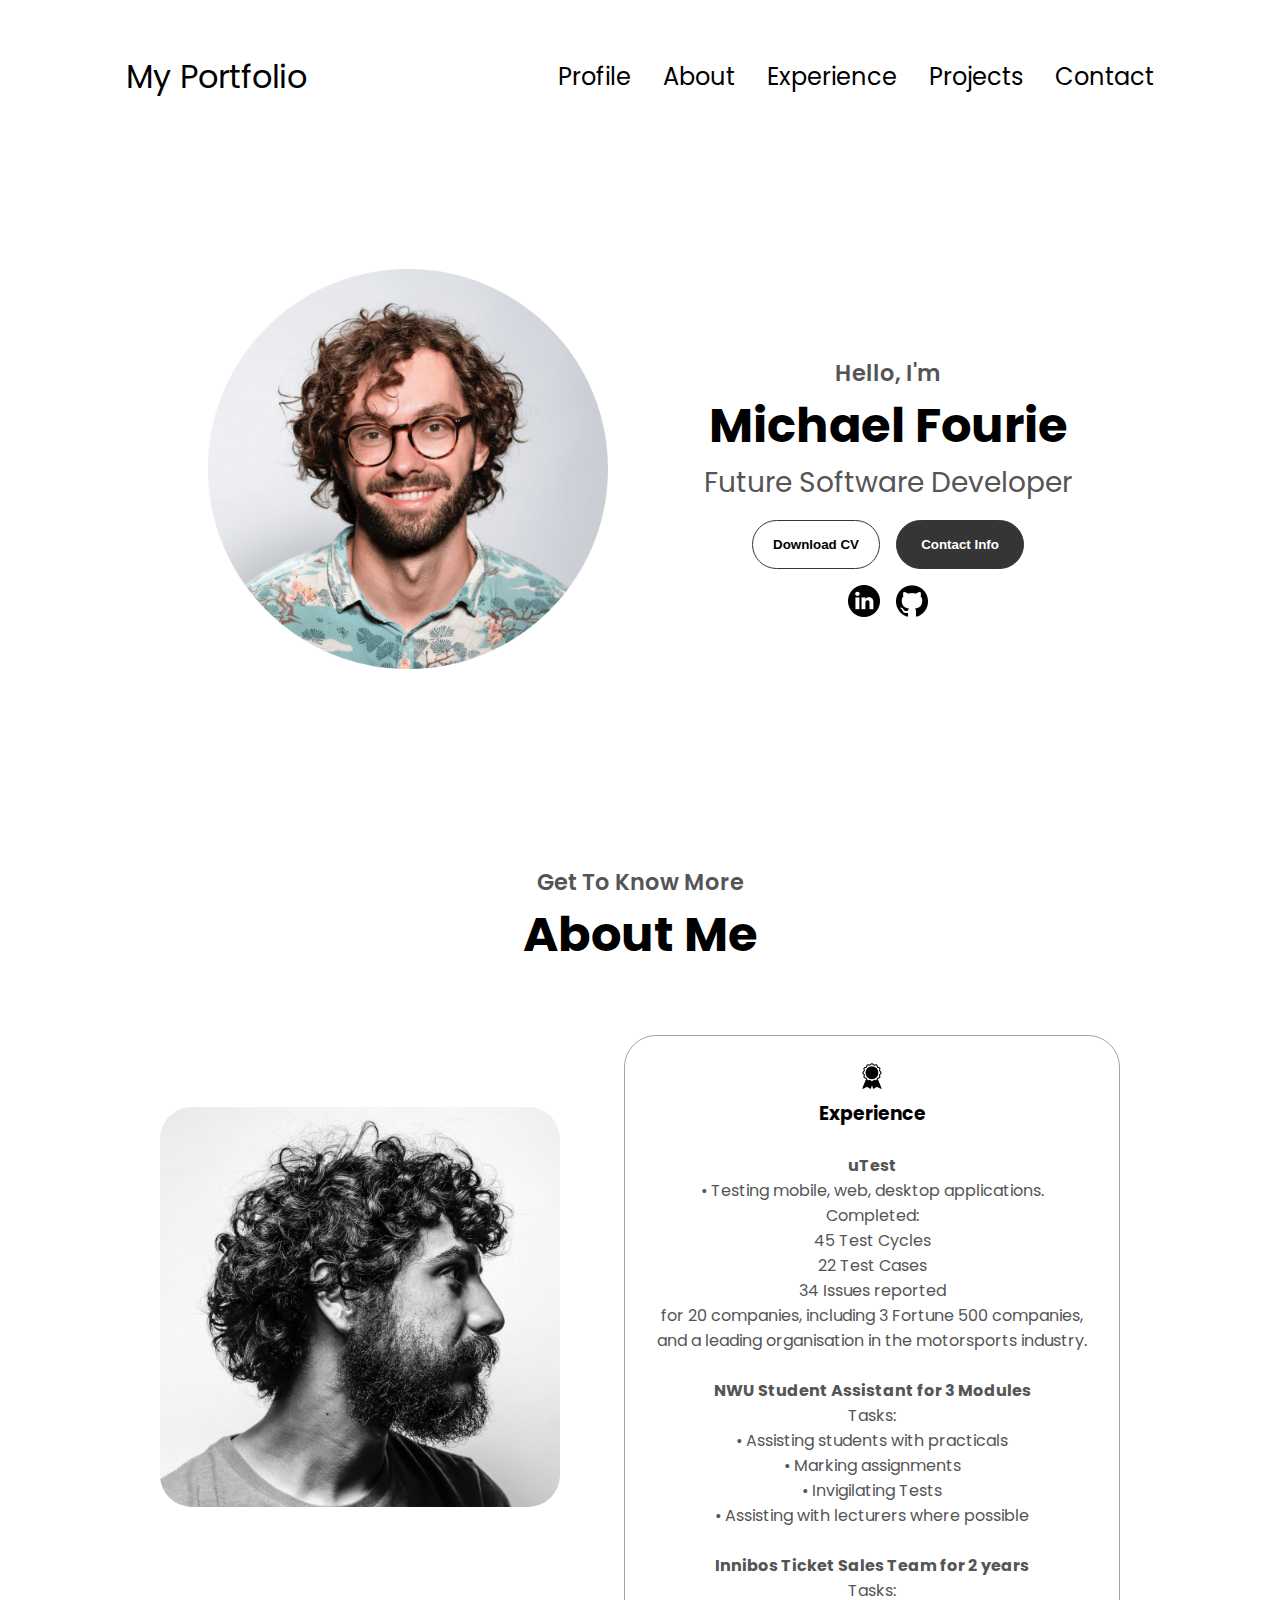
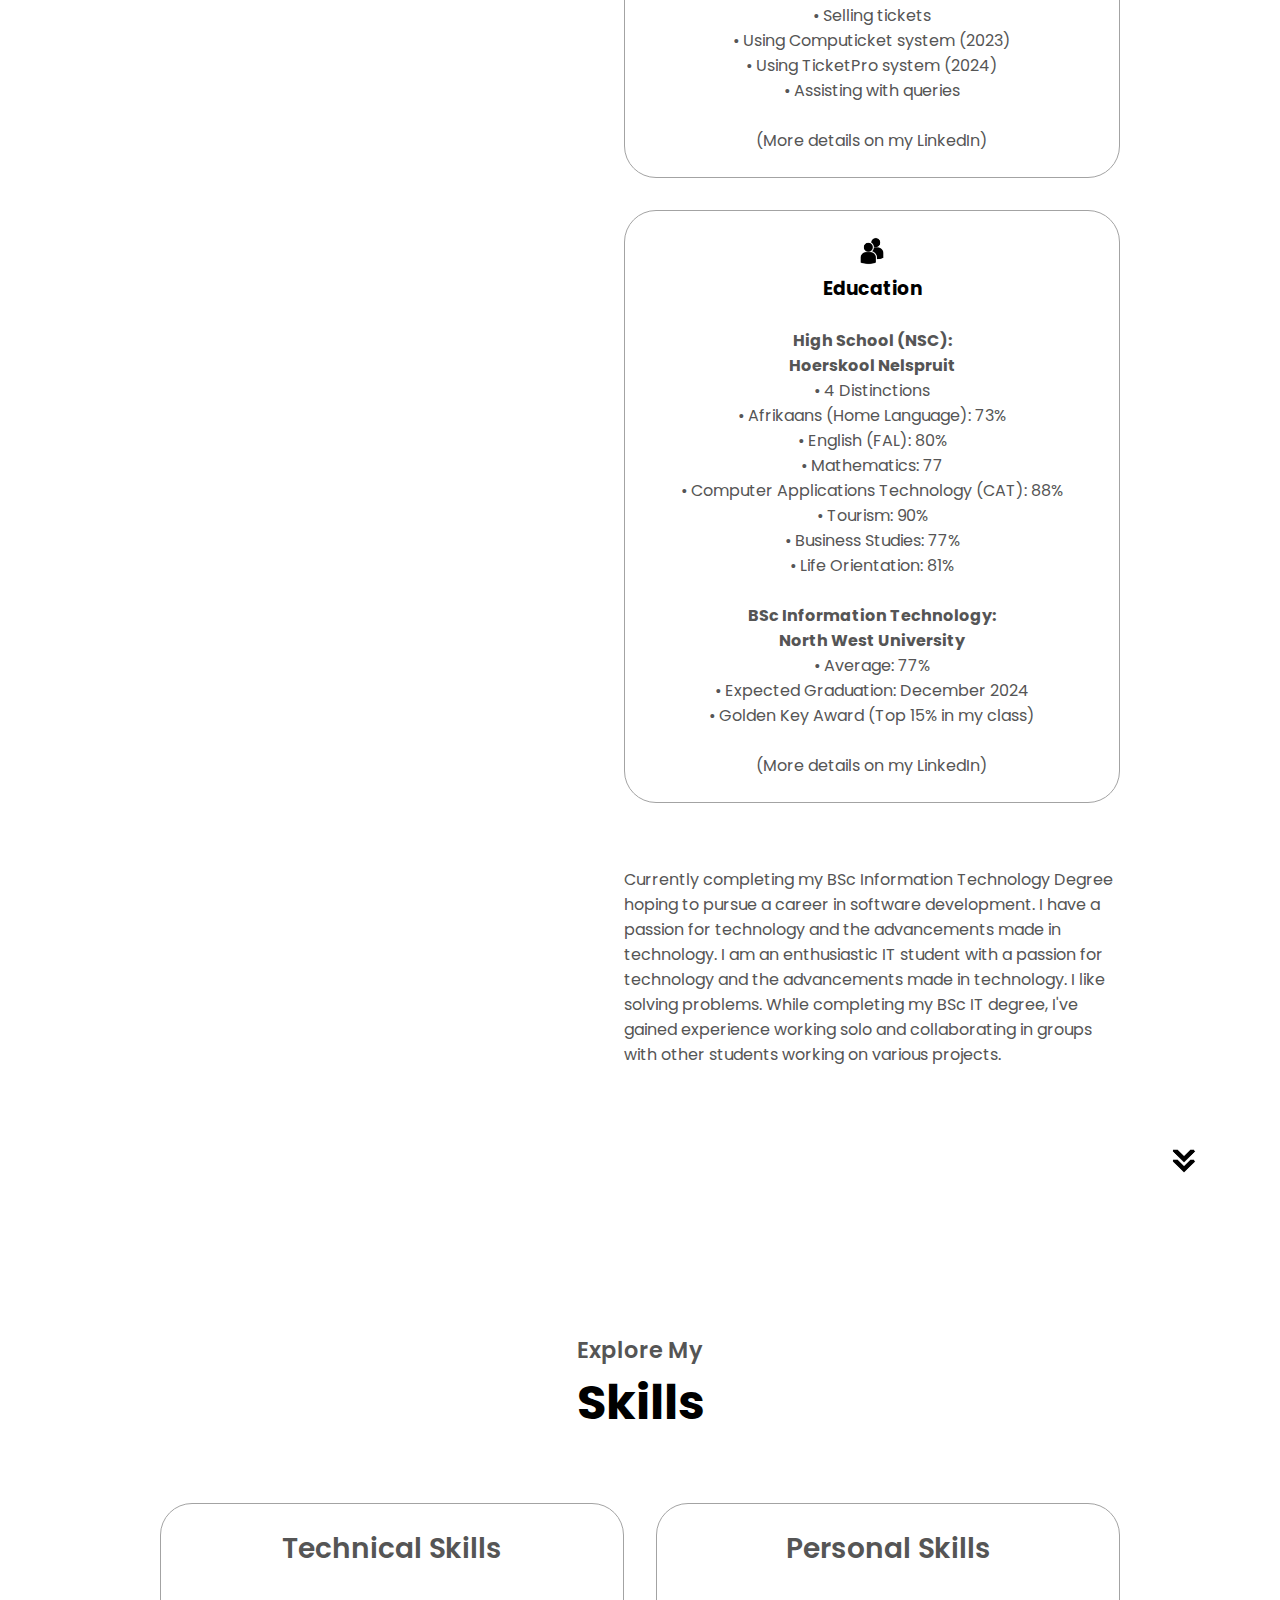
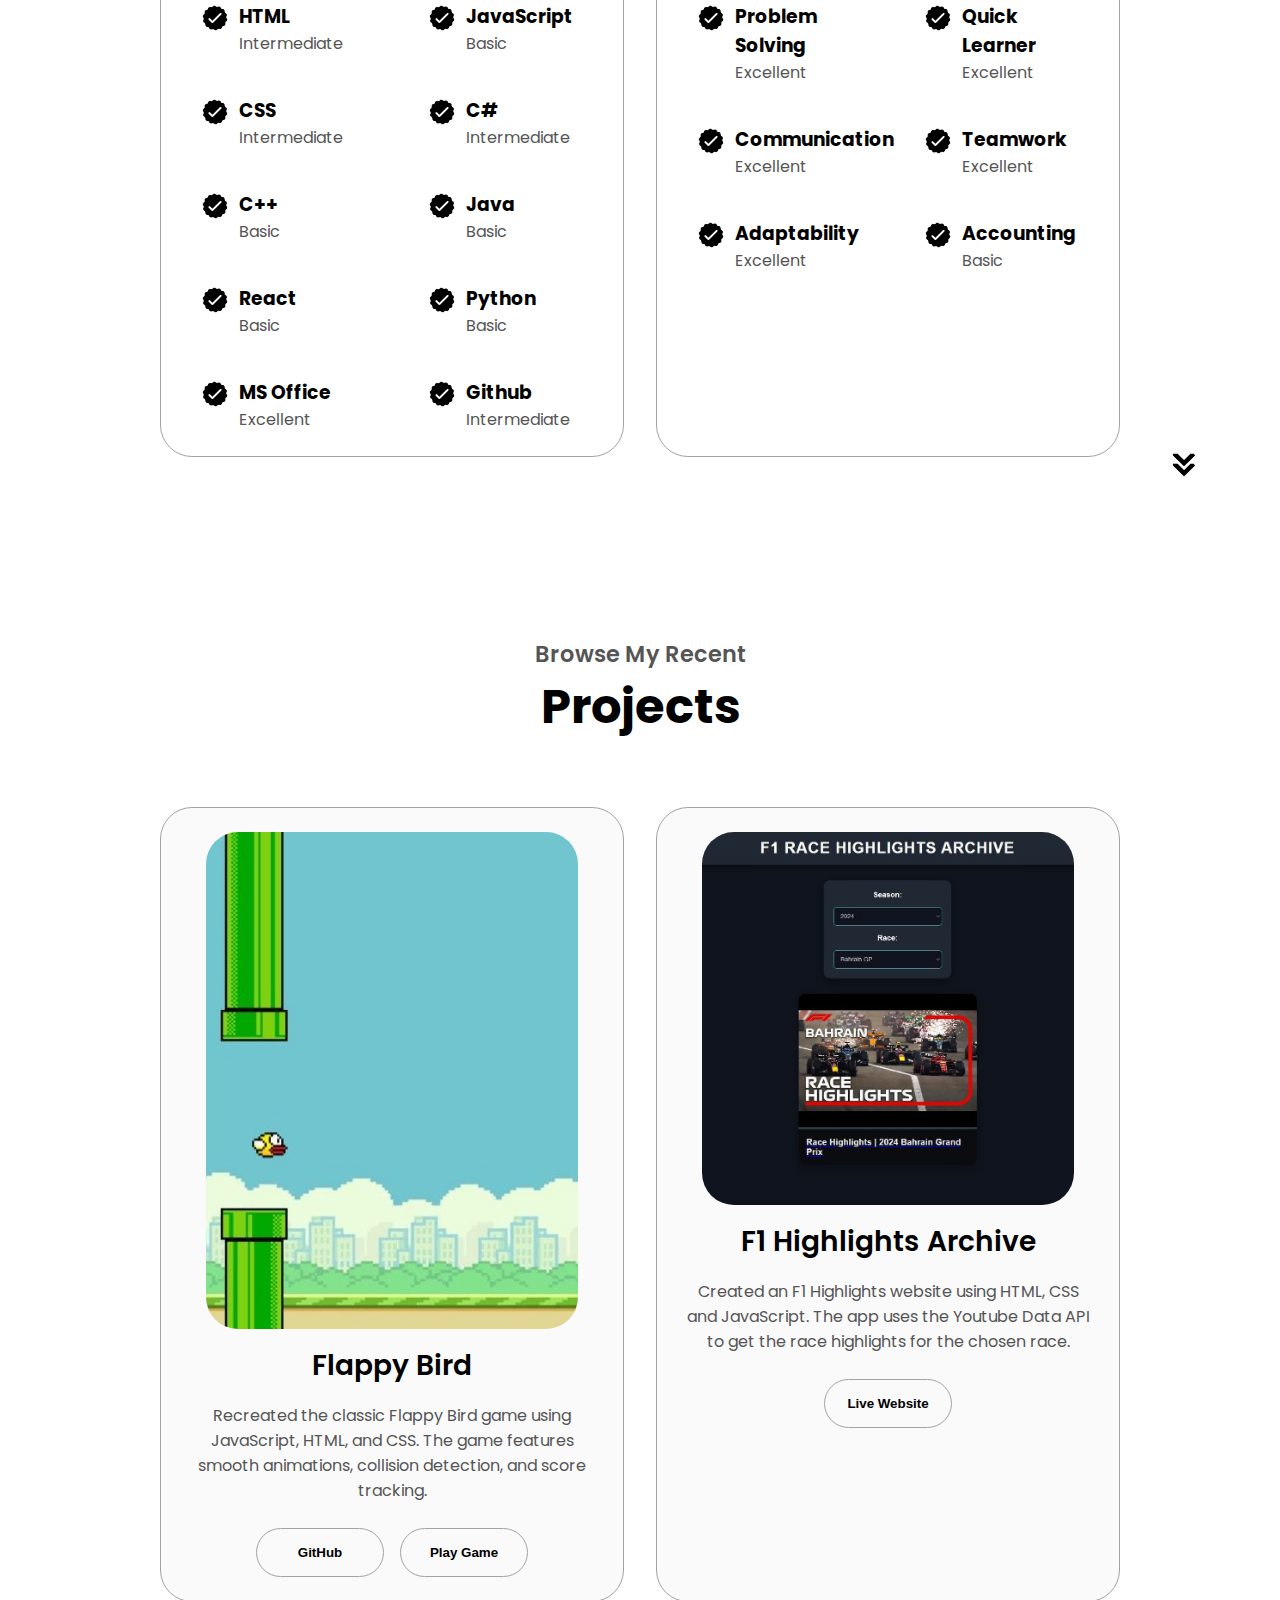
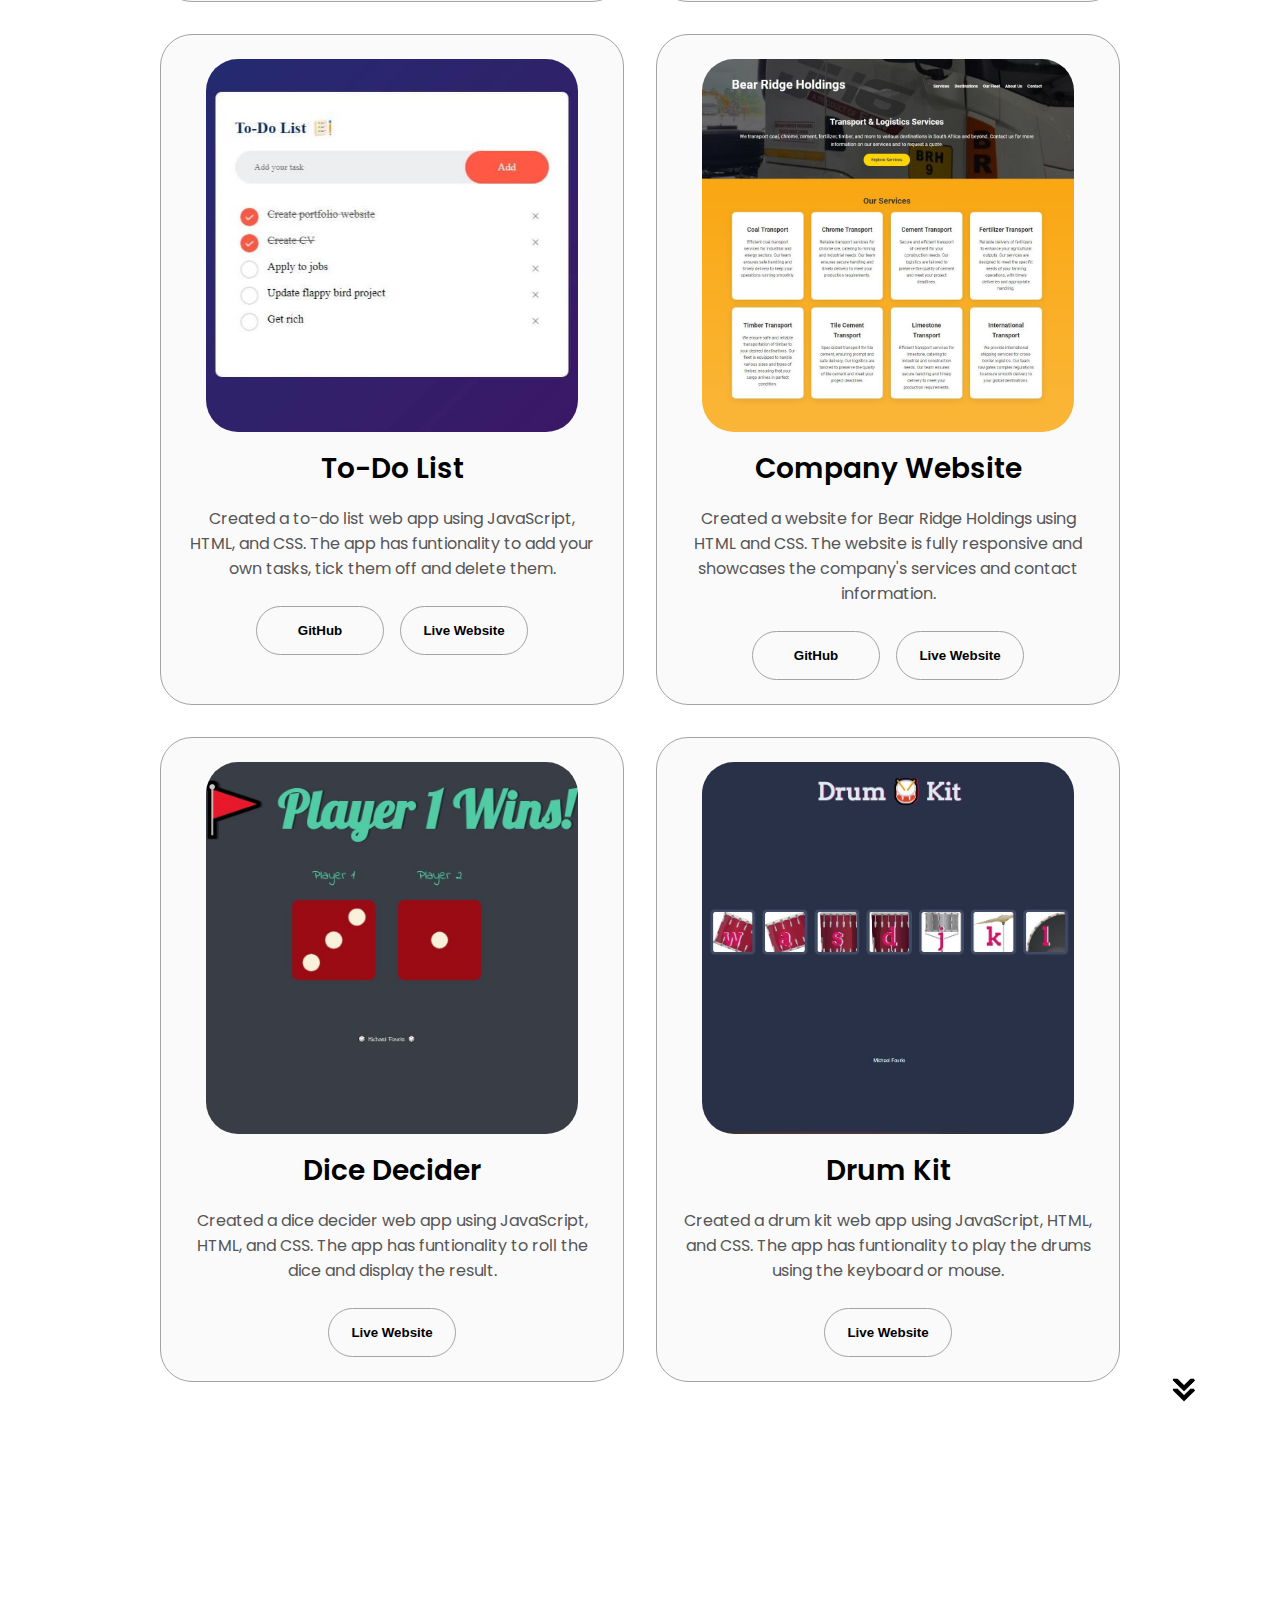
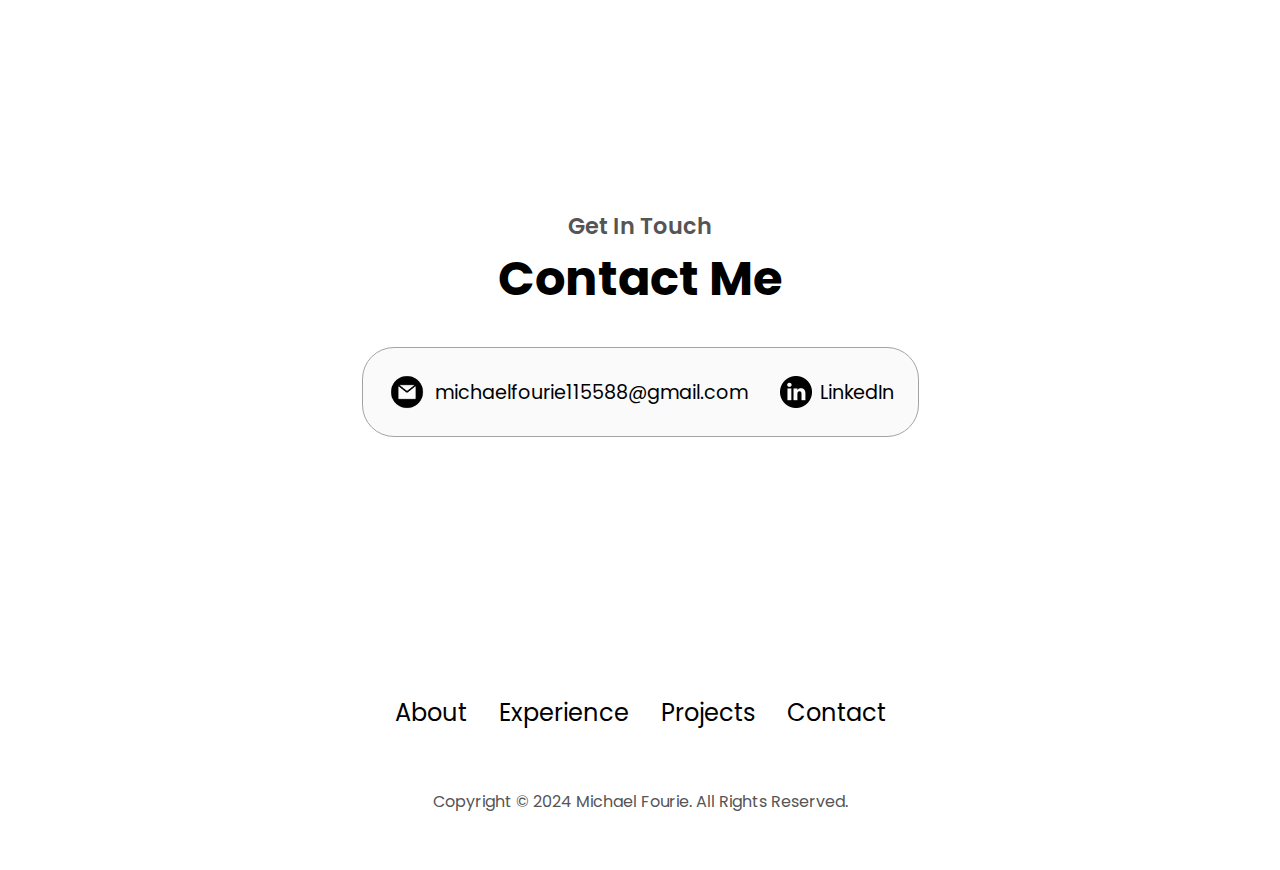
<file: index.html>
<!-- 
    This is the HTML file for Michael Fourie's portfolio website. 
    It contains the structure and content of the website, including the navigation menu, profile section, about section, experience section, and skills section.
    The file also includes links to external CSS and JavaScript files, as well as images used throughout the website.
    Users can navigate through the different sections of the website using the navigation menu or by scrolling.
    The profile section displays a profile picture, name, and a brief introduction.
    The about section provides more information about Michael Fourie, including his experience, education, and skills.
    The experience section showcases Michael's technical and personal skills.
    This file is part of a larger project and should be viewed in a web browser to see the full website.
-->

<!DOCTYPE html>
<html lang="en">
  <head>
    <meta charset="UTF-8" />
    <meta name="viewport" content="width=device-width, initial-scale=1.0" />
    <title>Michael Fourie Portfolio</title>

    <meta
      name="description"
      content="Michael Fourie's Portfolio Website - Future Software Developer"
    />
    <meta
      name="keywords"
      content="Michael Fourie, Portfolio, Software Developer, Web Developer, HTML, CSS, JavaScript, South Africa"
    />
    <meta name="author" content="Michael Fourie" />

    <link
      rel="apple-touch-icon"
      sizes="180x180"
      href="./assets/apple-touch-icon.png"
    />
    <link
      rel="icon"
      type="image/png"
      sizes="32x32"
      href="./assets/favicon-32x32.png"
    />
    <link
      rel="icon"
      type="image/png"
      sizes="16x16"
      href="./assets/favicon-16x16.png"
    />
    <link rel="manifest" href="./assets/site.webmanifest" />
    <link rel="stylesheet" href="style.css" />
    <link rel="stylesheet" href="mediaqueries.css" />
  </head>
  <body>
    <nav id="desktop-nav">
      <div class="logo">My Portfolio</div>
      <ul class="nav-links">
        <li><a href="#profile">Profile</a></li>
        <li><a href="#about">About</a></li>
        <li><a href="#experience">Experience</a></li>
        <li><a href="#projects">Projects</a></li>
        <li><a href="#contact">Contact</a></li>
      </ul>
    </nav>

    <nav id="hamburger-nav">
      <div class="logo">Michael Fourie</div>
      <div class="hamburger-menu">
        <div class="hamburger-icon" onclick="toggleMenu()">
          <span></span>
          <span></span>
          <span></span>
        </div>
        <div class="menu-links">
          <li><a href="#about" onclick="toggleMenu()">About</a></li>
          <li><a href="#experience" onclick="toggleMenu()">Experience</a></li>
          <li><a href="#projects" onclick="toggleMenu()">Projects</a></li>
          <li><a href="#contact" onclick="toggleMenu()">Contact</a></li>
        </div>
      </div>
    </nav>
    <section id="profile">
      <div class="section__pic-container">
        <img
          src="./assets/profile-pic.png"
          alt="Michael Fourie Profile Picture"
        />
      </div>
      <div class="section__text">
        <p class="section__text_p1"><br />Hello, I'm</p>
        <h1 class="title">Michael Fourie</h1>
        <p class="section__text_p2">Future Software Developer</p>
        <div class="btn-container">
          <button
            class="btn btn-color-2"
            onclick="window.open('./assets/Michael-Fourie-Resume.pdf')"
          >
            Download CV
          </button>

          <button class="btn btn-color-1" onclick="location.href='./#contact'">
            Contact Info
          </button>
        </div>
        <div id="socials-container">
          <img
            src="./assets/linkedin.png"
            alt="My LinkedIn Profile"
            class="icon"
            onclick="window.open('https://www.linkedin.com/in/michaelfourie158/','_blank')"
          />

          <img
            src="./assets/github.png"
            alt="My GitHub Profile"
            class="icon"
            onclick="window.open('https://github.com/michaelfourie158','_blank')"
          />
        </div>
      </div>
    </section>
    <section id="about">
      <p class="section__text_p1">Get To Know More</p>
      <h1 class="title">About Me</h1>
      <div class="section-container">
        <div class="about-pic">
          <img
            src="./assets/about-pic.png"
            alt="Profile Picture"
            class="about-pic"
          />
        </div>
        <div class="about-details-container">
          <div class="about-containers">
            <div class="details-container">
              <img
                src="./assets/experience.png"
                alt="Experience icon"
                class="icon"
              />
              <h3>Experience</h3>
              <p><br /><b>uTest</b></p>
              <p>• Testing mobile, web, desktop applications.</p>
              <p>Completed:</p>
              <p>45 Test Cycles</p>
              <p>22 Test Cases</p>
              <p>34 Issues reported</p>
              <p>
                for 20 companies, including 3 Fortune 500 companies, and a
                leading organisation in the motorsports industry.
              </p>
              <p><br /></p>

              <p><b>NWU Student Assistant for 3 Modules</b></p>
              <p>Tasks:</p>
              <p>• Assisting students with practicals</p>
              <p>• Marking assignments</p>
              <p>• Invigilating Tests</p>
              <p>• Assisting with lecturers where possible</p>

              <p><br /><b>Innibos Ticket Sales Team for 2 years</b></p>
              <p>Tasks:</p>
              <p>• Selling tickets</p>
              <p>• Using Computicket system (2023)</p>
              <p>• Using TicketPro system (2024)</p>
              <p>• Assisting with queries</p>

              <p><br />(More details on my LinkedIn)</p>
            </div>
            <div class="details-container">
              <img
                src="./assets/education.png"
                alt="Education icon"
                class="icon"
              />
              <h3>Education</h3>
              <p><br /><b>High School (NSC):</b></p>
              <p><b>Hoerskool Nelspruit</b></p>
              <p>• 4 Distinctions</p>
              <p>• Afrikaans (Home Language): 73%</p>
              <p>• English (FAL): 80%</p>
              <p>• Mathematics: 77</p>
              <p>• Computer Applications Technology (CAT): 88%</p>
              <p>• Tourism: 90%</p>
              <p>• Business Studies: 77%</p>
              <p>• Life Orientation: 81%</p>

              <p><br /><b>BSc Information Technology:</b></p>
              <p><b>North West University</b></p>
              <p>• Average: 77%</p>
              <p>• Expected Graduation: December 2024</p>
              <p>• Golden Key Award (Top 15% in my class)</p>
              <p><br />(More details on my LinkedIn)</p>
            </div>
          </div>
          <div class="text-container">
            <p>
              Currently completing my BSc Information Technology Degree hoping
              to pursue a career in software development. I have a passion for
              technology and the advancements made in technology. I am an
              enthusiastic IT student with a passion for technology and the
              advancements made in technology. I like solving problems. While
              completing my BSc IT degree, I've gained experience working solo
              and collaborating in groups with other students working on various
              projects. <br /><br /><br /><br /><br /><br /><br />
            </p>
          </div>
        </div>
      </div>
      <img
        src="./assets/arrow.png"
        alt="Arrow icon"
        class="icon arrow"
        onclick="location.href='./#experience'"
      />
    </section>
    <section id="experience">
      <p class="section__text_p1">Explore My</p>
      <h1 class="title">Skills</h1>
      <div class="experience-details-container">
        <div class="about-containers">
          <div class="details-container">
            <h2 class="experience-sub-title">Technical Skills</h2>
            <div class="article-container">
              <article>
                <img
                  src="./assets/checkmark.png"
                  alt="Experience Icon"
                  class="icon"
                />
                <div>
                  <h3>HTML</h3>
                  <p>Intermediate</p>
                </div>
              </article>
              <article>
                <img
                  src="./assets/checkmark.png"
                  alt="Experience Icon"
                  class="icon"
                />
                <div>
                  <h3>JavaScript</h3>
                  <p>Basic</p>
                </div>
              </article>
              <article>
                <img
                  src="./assets/checkmark.png"
                  alt="Experience Icon"
                  class="icon"
                />
                <div>
                  <h3>CSS</h3>
                  <p>Intermediate</p>
                </div>
              </article>
              <article>
                <img
                  src="./assets/checkmark.png"
                  alt="Experience Icon"
                  class="icon"
                />
                <div>
                  <h3>C#</h3>
                  <p>Intermediate</p>
                </div>
              </article>
              <article>
                <img
                  src="./assets/checkmark.png"
                  alt="Experience Icon"
                  class="icon"
                />
                <div>
                  <h3>C++</h3>
                  <p>Basic</p>
                </div>
              </article>
              <article>
                <img
                  src="./assets/checkmark.png"
                  alt="Experience Icon"
                  class="icon"
                />
                <div>
                  <h3>Java</h3>
                  <p>Basic</p>
                </div>
              </article>
              <article>
                <img
                  src="./assets/checkmark.png"
                  alt="Experience Icon"
                  class="icon"
                />
                <div>
                  <h3>React</h3>
                  <p>Basic</p>
                </div>
              </article>
              <article>
                <img
                  src="./assets/checkmark.png"
                  alt="Experience Icon"
                  class="icon"
                />
                <div>
                  <h3>Python</h3>
                  <p>Basic</p>
                </div>
              </article>
              <article>
                <img
                  src="./assets/checkmark.png"
                  alt="Experience Icon"
                  class="icon"
                />
                <div>
                  <h3>MS Office</h3>
                  <p>Excellent</p>
                </div>
              </article>
              <article>
                <img
                  src="./assets/checkmark.png"
                  alt="Experience Icon"
                  class="icon"
                />
                <div>
                  <h3>Github</h3>
                  <p>Intermediate</p>
                </div>
              </article>
            </div>
          </div>

          <div class="details-container">
            <h2 class="experience-sub-title">Personal Skills</h2>
            <div class="article-container">
              <article>
                <img
                  src="./assets/checkmark.png"
                  alt="Experience Icon"
                  class="icon"
                />
                <div>
                  <h3>Problem Solving</h3>
                  <p>Excellent</p>
                </div>
              </article>
              <article>
                <img
                  src="./assets/checkmark.png"
                  alt="Experience Icon"
                  class="icon"
                />
                <div>
                  <h3>Quick Learner</h3>
                  <p>Excellent</p>
                </div>
              </article>
              <article>
                <img
                  src="./assets/checkmark.png"
                  alt="Experience Icon"
                  class="icon"
                />
                <div>
                  <h3>Communication</h3>
                  <p>Excellent</p>
                </div>
              </article>
              <article>
                <img
                  src="./assets/checkmark.png"
                  alt="Experience Icon"
                  class="icon"
                />
                <div>
                  <h3>Teamwork</h3>
                  <p>Excellent</p>
                </div>
              </article>
              <article>
                <img
                  src="./assets/checkmark.png"
                  alt="Experience Icon"
                  class="icon"
                />
                <div>
                  <h3>Adaptability</h3>
                  <p>Excellent</p>
                </div>
              </article>
              <article>
                <img
                  src="./assets/checkmark.png"
                  alt="Experience Icon"
                  class="icon"
                />
                <div>
                  <h3>Accounting</h3>
                  <p>Basic</p>
                </div>
              </article>
            </div>
          </div>
        </div>
      </div>
      <img
        src="./assets/arrow.png"
        alt="Arrow icon"
        class="icon arrow"
        onclick="location.href='./#projects'"
      />
    </section>

    <section id="projects">
      <p class="section__text_p1">Browse My Recent</p>
      <h1 class="title">Projects</h1>
      <div class="experience-details-container">
        <div class="about-containers">
          <div class="details-container color-container">
            <div class="article-container">
              <img
                src="./assets/FlappyBird.JPG"
                alt="Screenshot of Flappy Bird game"
                class="project-img"
              />
            </div>
            <h2 class="experience-sub-title project-title">Flappy Bird</h2>
            <p>
              Recreated the classic Flappy Bird game using JavaScript, HTML, and
              CSS. The game features smooth animations, collision detection, and
              score tracking.<br /><br />
            </p>
            <div class="btn-container">
              <button
                class="btn btn-color-2 project-btn"
                onclick="window.open('https://github.com/michaelfourie158/Flappy-Bird','_blank')"
              >
                GitHub
              </button>
              <button
                class="btn btn-color-2 project-btn"
                onclick="window.open('https://flappybird.michaelfourie.co.za','_blank')"
              >
                Play Game
              </button>
            </div>
          </div>

          <div class="details-container color-container">
            <div class="article-container">
              <img
                src="./assets/f1-highlights-pic.JPG"
                alt="Screenhot of weather app"
                class="project-img"
              />
            </div>
            <h2 class="experience-sub-title project-title">
              F1 Highlights Archive <br />
            </h2>
            <p>
              Created an F1 Highlights website using HTML, CSS and JavaScript.
              The app uses the Youtube Data API to get the race highlights for
              the chosen race.<br /><br />
            </p>
            <div class="btn-container">
              <button
                class="btn btn-color-2 project-btn"
                onclick="window.open('https://f1.michaelfourie.co.za','_blank')"
              >
                Live Website
              </button>
            </div>
          </div>

          <div class="details-container color-container">
            <div class="article-container">
              <img
                src="./assets/To-do List app.JPG"
                alt="Project 3"
                class="project-img"
              />
            </div>
            <h2 class="experience-sub-title project-title">To-Do List</h2>
            <p>
              Created a to-do list web app using JavaScript, HTML, and CSS. The
              app has funtionality to add your own tasks, tick them off and
              delete them.<br /><br />
            </p>
            <div class="btn-container">
              <button
                class="btn btn-color-2 project-btn"
                onclick="window.open('https://github.com/michaelfourie158/To-do-List','_blank')"
              >
                GitHub
              </button>
              <button
                class="btn btn-color-2 project-btn"
                onclick="window.open('https://todolist.michaelfourie.co.za','_blank')"
              >
                Live Website
              </button>
            </div>
          </div>

          <div class="details-container color-container">
            <div class="article-container">
              <img
                src="./assets/bearridge.JPG"
                alt="Project 3"
                class="project-img"
              />
            </div>
            <h2 class="experience-sub-title project-title">Company Website</h2>
            <p>
              Created a website for Bear Ridge Holdings using HTML and CSS. The
              website is fully responsive and showcases the company's services
              and contact information.<br /><br />
            </p>
            <div class="btn-container">
              <button
                class="btn btn-color-2 project-btn"
                onclick="window.open('https://github.com/michaelfourie158/Bear-Ridge','_blank')"
              >
                GitHub
              </button>
              <button
                class="btn btn-color-2 project-btn"
                onclick="window.open('https://bearridgeholdings.co.za','_blank')"
              >
                Live Website
              </button>
            </div>
          </div>

          <div class="details-container color-container">
            <div class="article-container">
              <img
                src="./assets/dice.JPG"
                alt="Project 3"
                class="project-img"
              />
            </div>
            <h2 class="experience-sub-title project-title">Dice Decider</h2>
            <p>
              Created a dice decider web app using JavaScript, HTML, and CSS.
              The app has funtionality to roll the dice and display the
              result.<br /><br />
            </p>
            <div class="btn-container">
              <button
                class="btn btn-color-2 project-btn"
                onclick="window.open('https://dice.michaelfourie.co.za','_blank')"
              >
                Live Website
              </button>
            </div>
          </div>

          <div class="details-container color-container">
            <div class="article-container">
              <img
                src="./assets/drums.JPG"
                alt="Project 3"
                class="project-img"
              />
            </div>
            <h2 class="experience-sub-title project-title">Drum Kit</h2>
            <p>
              Created a drum kit web app using JavaScript, HTML, and CSS. The
              app has funtionality to play the drums using the keyboard or
              mouse.<br /><br />
            </p>
            <div class="btn-container">
              <button
                class="btn btn-color-2 project-btn"
                onclick="window.open('https://drums.michaelfourie.co.za','_blank')"
              >
                Live Website
              </button>
            </div>
          </div>
        </div>
      </div>
      <img
        src="./assets/arrow.png"
        alt="Arrow icon"
        class="icon arrow"
        onclick="location.href='./#contact'"
      />
    </section>
    <section id="contact">
      <p class="section__text_p1">Get In Touch</p>
      <h1 class="title">Contact Me</h1>
      <div class="contact-info-upper-container">
        <div class="contact-info-container">
          <img
            src="./assets/email.png"
            alt="Email Icon"
            class="icon contact-icon email-icon"
          />
          <p>
            <a href="mailto:michaelfourie115588@gmail.com">
              michaelfourie115588@gmail.com</a
            >
          </p>
        </div>
        <div class="contact-info-container">
          <img
            src="./assets/linkedin.png"
            alt="LinkedIn Icon"
            class="icon contact-icon"
          />
          <p>
            <a
              href="https://www.linkedin.com/in/michaelfourie158/"
              target="_blank"
              rel="noopener noreferrer"
            >
              LinkedIn
            </a>
          </p>
        </div>
      </div>
    </section>
    <footer>
      <nav>
        <div class="nav-links-container">
          <ul class="nav-links">
            <li><a href="#about">About</a></li>
            <li><a href="#experience">Experience</a></li>
            <li><a href="#projects">Projects</a></li>
            <li><a href="#contact">Contact</a></li>
          </ul>
        </div>
      </nav>
      <p>Copyright &#169; 2024 Michael Fourie. All Rights Reserved.</p>
    </footer>
    <script src="script.js"></script>
  </body>
</html>
</file>
<file: style.css>
/* GENERAL */

@import url("https://fonts.googleapis.com/css2?family=Poppins:wght@300;400;500;600&display=swap");

* {
  margin: 0;
  padding: 0;
}

body {
  font-family: "Poppins", sans-serif;
}

html {
  scroll-behavior: smooth;
}

p {
  color: rgb(85, 85, 85);
}

/* TRANSITION */

a,
.btn {
  transition: all 300ms ease;
}

/* DESKTOP NAV */

nav,
.nav-links {
  display: flex;
}

nav {
  justify-content: space-around;
  align-items: center;
  height: 17vh;
}

.nav-links {
  gap: 2rem;
  list-style: none;
  font-size: 1.5rem;
}

a {
  color: black;
  text-decoration: none;
  text-decoration-color: white;
}

a:hover {
  color: grey;
  text-decoration: underline;
  text-underline-offset: 1rem;
  text-decoration-color: rgb(181, 181, 181);
}

.logo {
  font-size: 2rem;
}

.logo:hover {
  cursor: default;
}

/* HAMBURGER MENU */

#hamburger-nav {
  display: none;
}

.hamburger-menu {
  position: relative;
  display: inline-block;
}

.hamburger-icon {
  display: flex;
  flex-direction: column;
  justify-content: space-between;
  height: 24px;
  width: 30px;
  cursor: pointer;
}

.hamburger-icon span {
  width: 100%;
  height: 2px;
  background-color: black;
  transition: all 0.3 ease-in-out;
}

.menu-links {
  position: absolute;
  top: 100%;
  right: 0%;
  background-color: white;
  width: fit-content;
  max-height: 0;
  overflow: hidden;
  transition: all 0.3 ease-in-out;
}

.menu-links a {
  display: block;
  padding: 10px;
  text-align: center;
  font-size: 1.5rem;
  color: black;
  text-decoration: none;
  transition: all 0.3 ease-in-out;
}

.menu-links li {
  list-style: none;
}

.menu-links.open {
  max-height: 300px;
}

.hamburger-icon.open span:first-child {
  transform: rotate(45deg) translate(10px, 5px);
}

.hamburger-icon.open span:nth-child(2) {
  opacity: 0;
}

.hamburger-icon.open span:last-child {
  transform: rotate(-45deg) translate(10px, -5px);
}

.hamburger-icon span:first-child {
  transform: none;
}

.hamburger-icon span:first-child {
  opacity: 1;
}

.hamburger-icon span:first-child {
  transform: none;
}

/* SECTIONS */

section {
  padding-top: 4vh;
  height: 96vh;
  margin: 0 10rem;
  box-sizing: border-box;
  min-height: fit-content;
  height: fit-content;
}

.section-container {
  display: flex;
  height: fit-content;
}

/* PROFILE SECTION */

#profile {
  margin-top: 5rem;
  display: flex;
  justify-content: center;
  gap: 6rem;
  height: 80vh;
  margin-bottom: 20rem;
  height: fit-content;
}

.section__pic-container {
  display: flex;
  height: 400px;
  width: 400px;
  margin: auto 0;
}

.section__text {
  align-self: center;
  text-align: center;
}

.section__text_p1 {
  font-weight: 600;
}

.section__text_p1 {
  font-size: 1.4rem;
  text-align: center;
}

.section__text_p2 {
  font-size: 1.75rem;
  margin-bottom: 1rem;
}

.title {
  font-size: 3rem;
  text-align: center;
}

#socials-container {
  display: flex;
  justify-content: center;
  margin-top: 1rem;
  gap: 1rem;
}

/* ICONS */

.icon {
  cursor: pointer;
  height: 2rem;
}

/* BUTTONS */

.btn-container {
  display: flex;
  justify-content: center;
  gap: 1rem;
}

.btn {
  font-weight: 600;
  transition: all 300ms ease;
  padding: 1rem;
  width: 8rem;
  border-radius: 2rem;
}

.btn-color-1,
.btn-color-2 {
  border: rgb(53, 53, 53) 0.1rem solid;
}

.btn-color-1:hover,
.btn-color-2:hover {
  cursor: pointer;
}

.btn-color-1,
.btn-color-2:hover {
  background: rgb(53, 53, 53);
  color: white;
}

.btn-color-1:hover {
  background: rgb(0, 0, 0);
}

.btn-color-2 {
  background: none;
}

.btn-color-2:hover {
  border: rgb(255, 255, 255) 0.1rem solid;
}

.btn-container {
  gap: 1rem;
}

/* ABOUT SECTIONS */

#about {
  position: relative;
  height: fit-content;
}

.about-containers {
  gap: 2rem;
  margin-bottom: 4rem;
  margin-top: 4rem;
  grid-template-columns: repeat(auto-fit, minmax(300px, 1fr));
}

.about-details-container {
  justify-content: center;
  flex-direction: column;
}

.about-containers,
.about-details-container {
  display: grid;
}

.about-pic {
  border-radius: 2rem;
  margin-top: 10%;
  width: 400px;
}

.arrow {
  position: absolute;
  right: -5rem;
  bottom: 2.5rem;
}

.details-container {
  padding: 1.5rem;
  flex: 1;
  background: white;
  border-radius: 2rem;
  border: rgb(53, 53, 53) 0.1rem solid;
  border-color: rgb(163, 163, 163);
  text-align: center;
}

.section-container {
  gap: 4rem;
  height: 80%;
}

.section__pic-container {
  height: 400px;
  width: 400px;
  margin: auto 0;
}

/* EXPERIENCE SECTION */

#experience {
  margin-top: 5rem;
  position: relative;
}

.experience-sub-title {
  color: rgb(85, 85, 85);
  font-weight: 600;
  font-size: 1.75rem;
  margin-bottom: 2rem;
}

.experience-details-container {
  display: flex;
  justify-content: center;
  flex-direction: column;
}

.article-container {
  display: flex;
  text-align: initial;
  flex-wrap: wrap;
  flex-direction: row;
  gap: 2.5rem;
  justify-content: space-around;
}

article {
  display: flex;
  width: 10rem;
  gap: 0.5rem;
}

article.icon {
  cursor: default;
}

/* PROJECTS SECTION */

#projects {
  margin-top: 5rem;
  position: relative;
}

.color-container {
  border-color: rgb(163, 163, 163);
  background: rgb(250, 250, 250);
}

.project-img {
  border-radius: 2rem;
  width: 90%;
  height: 90%;
}

.project-title {
  margin: 1rem;
  color: black;
}

.project-btn {
  color: black;
  border-color: rgb(163, 163, 163);
}

/* CONTACT */

#contact {
  margin-top: 10rem;
  display: flex;
  justify-content: center;
  flex-direction: column;
  height: 70vh;
}

.contact-info-upper-container {
  display: flex;
  justify-content: center;
  border-radius: 2rem;
  border: rgb(53, 53, 53) 0.1rem solid;
  border-color: rgb(163, 163, 163);
  background: rgb(250, 250, 250);
  margin: 2rem auto;
  padding: 0.5rem;
}

.contact-info-container {
  display: flex;
  align-items: center;
  justify-content: center;
  gap: 0.5rem;
  margin: 1rem;
}

.contact-info-container p {
  font-size: larger;
}

.contact-icon {
  cursor: default;
}

.email-icon {
  height: 2.5rem;
}

/* FOOTER */

footer {
  height: 26vh;
  margin: 0 1rem;
}

footer p {
  text-align: center;
}
</file>
<file: mediaqueries.css>
@media screen and (max-width: 1400px){
    #profile {
        height: 83vh;
        margin-bottom: 10rem;
        height: fit-content;
    }
    .about-containers {
        flex-wrap: wrap;
    }
}




@media screen and (max-width: 1200px){
    #desktop-nav{
        display: none;
    }
    #hamburger-nav{
        display: flex;
    }
    #experience, .experience-details-container {
        margin-top: 2rem;
    }
    #profile, .section-container {
        display: block;
    }
    .arrow {
        display: none;
    }
    section, .section-container {
        height: fit-content;
    }
    section {
        margin: 0 5%;
    }
    .section__pic-container {
        width: 275px;
        height: 275px;
        margin: 0 auto 2rem;
    }
    .about-containers {
        margin-top: 0;
    }
    .about-pic{
        width: 275px;
        height: 275px;
        margin: 0 auto 2rem;
    }
}

@media screen and (max-width: 600px) {
    #contact, footer {
        height: 40vh;
    }
    #profile {
        height: 83vh;
        margin-bottom: 0;
    }
    article {
        font-size: 1rem;
    }
    footer nav {
        height: fit-content;
        margin-bottom: 2rem;
    }
    .about-containers, .contact-info-upper-container, .btn-container {
        flex-wrap: wrap;
    }
    .contact-info-container {
        margin: 0;
    }
    .contact-info-container p, .nav-links li a {
        font-size: 1rem;
    }
    .experience-sub-title {
        font-size: 1.25rem;
    }
    .logo{
        font-size: 1.5rem;
    }
    .nav-links {
        flex-direction: column;
        gap: 0.5rem;
        text-align: center;
    }
    .section__pic-container {
        width: auto;
        height: 46vw;
        justify-content: center;
    }
    .section__text__p2 {
        font-size: 1.25rem;
    }
    .title {
        font-size: 2rem;
    }
    .text_container {
        text-align: justify;
    }

}

@media screen and (max-width: 500px) {
    .about-containers {
        flex-direction: column;
    }

}
</file>
